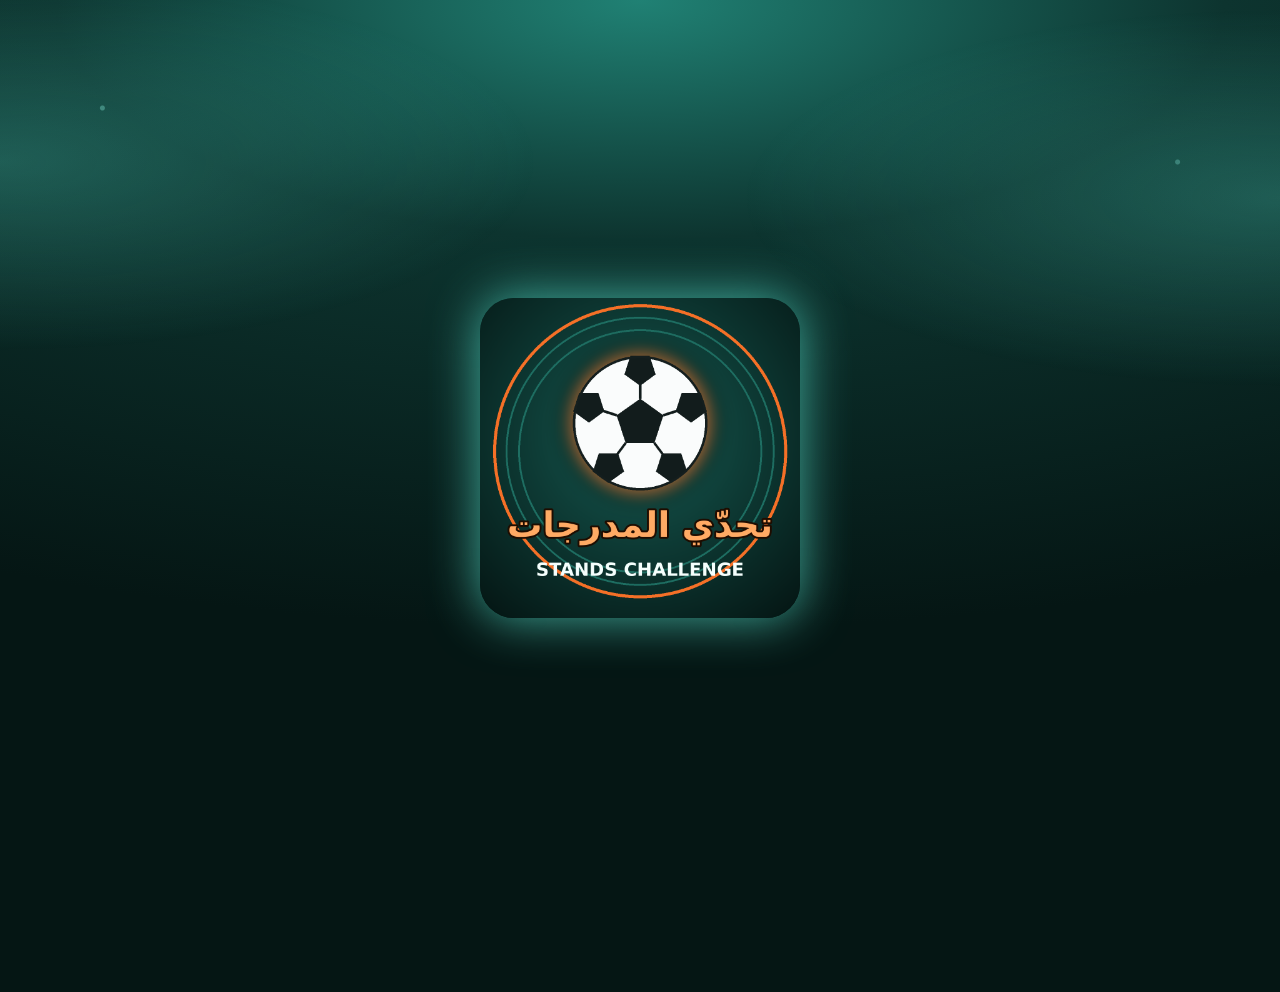
<file: index.html>
<!doctype html>
<html lang="ar" dir="rtl">
<head>
<meta charset="utf-8">
<meta name="viewport" content="width=device-width, initial-scale=1">
<meta name="theme-color" content="#08211d">
<title>تحدّي المدرجات</title>
<link rel="stylesheet" href="style.css">
</head>
<body>
<div id="app"></div>
<div id="modal" class="modal hidden"></div>
<div id="toast" class="toast hidden"></div>
<script src="config.js"></script>
<script src="questions.js"></script>
<script src="questions-10.js"></script>
<script src="questions-add10.js"></script>
<script src="questions-add30.js"></script>
<script src="app.js"></script>
<script src="duel.js"></script>
<script src="auction.js"></script>
</body>
</html>
</file>
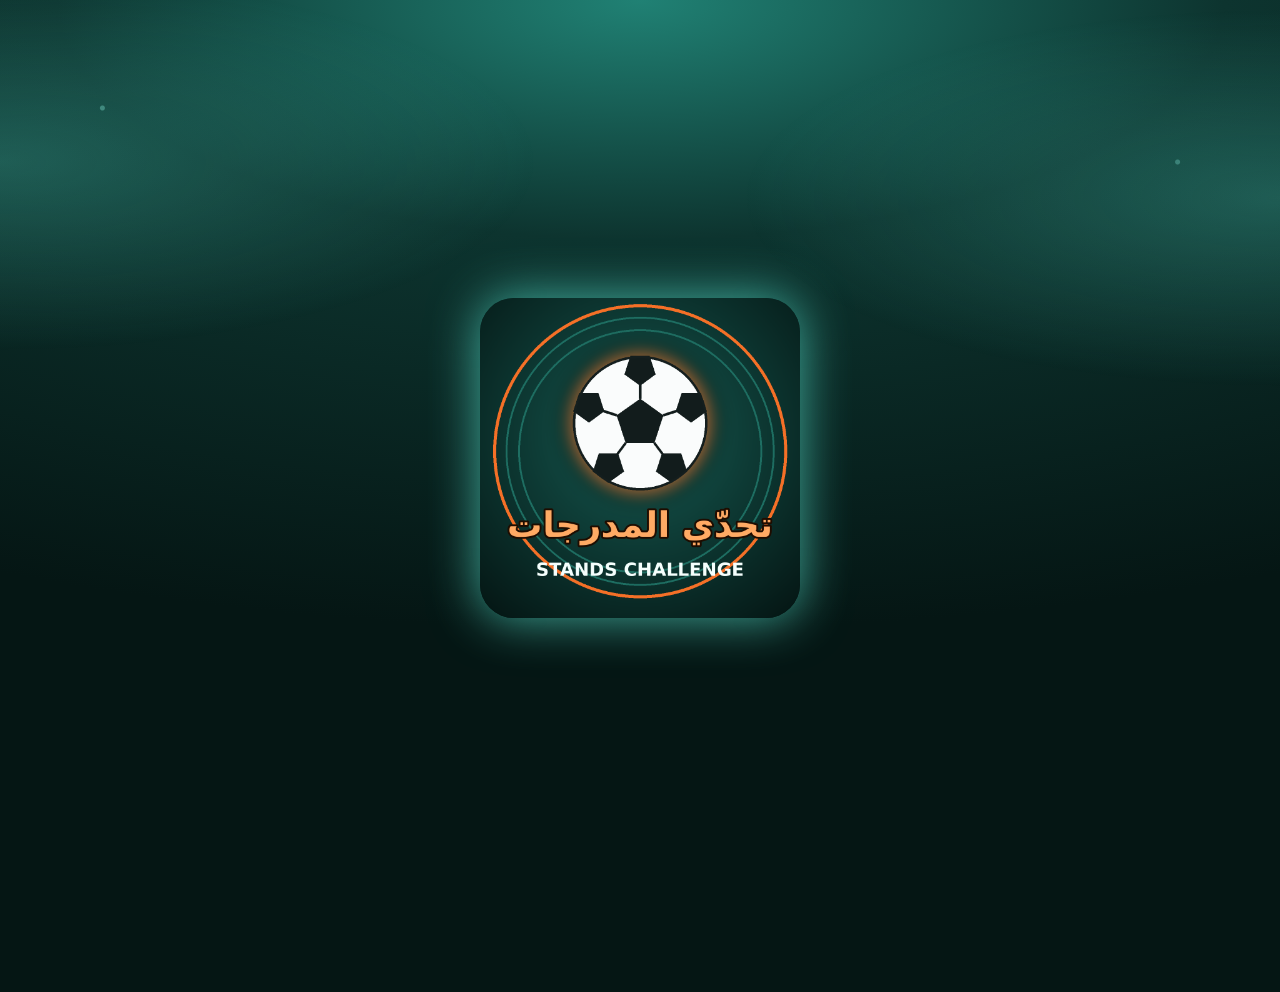
<file: index (2).html>
<!doctype html>
<html lang="ar" dir="rtl">
<head>
<meta charset="utf-8">
<meta name="viewport" content="width=device-width, initial-scale=1">
<meta name="theme-color" content="#050b24">
<title>الكورة بمليون</title>
<link rel="stylesheet" href="style.css">
</head>
<body>
<div id="app"></div>
<div id="modal" class="modal hidden"></div>
<div id="toast" class="toast hidden"></div>
<script src="config.js"></script>
<script src="questions.js"></script>
<script src="questions-10.js"></script>
<script src="questions-add10.js"></script>
<script src="questions-add30.js"></script>
<script src="app.js"></script>
<script src="duel.js"></script>
<script src="auction.js"></script>
</body>
</html>
</file>
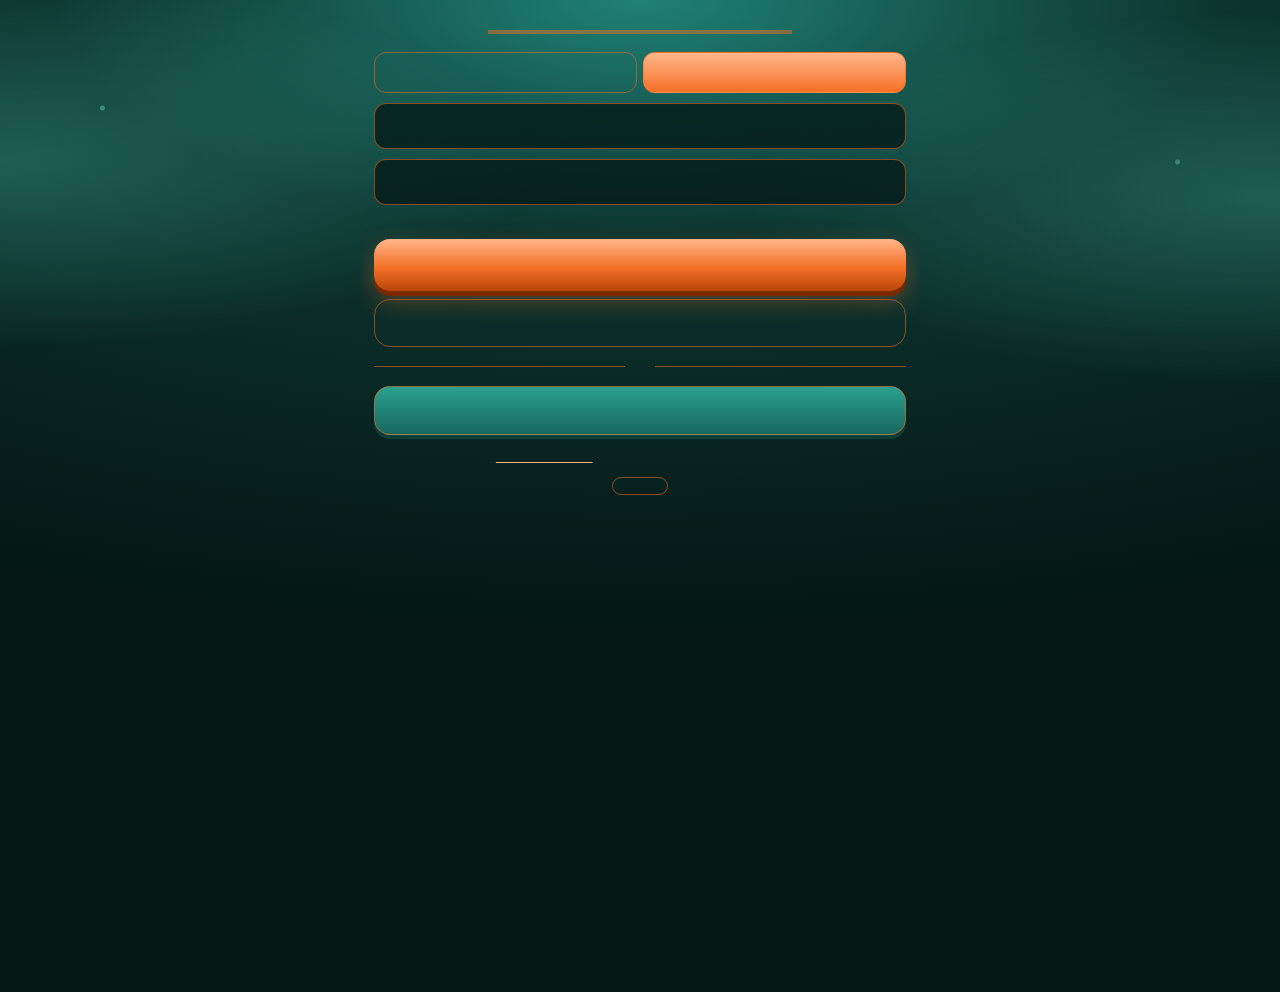
<file: index-19.html>
<!doctype html>
<html lang="ar" dir="rtl">
<head>
<meta charset="utf-8">
<meta name="viewport" content="width=device-width,initial-scale=1,viewport-fit=cover,user-scalable=no">
<meta name="theme-color" content="#050b24">
<title>مليونير كرة القدم</title>
<link rel="stylesheet" href="style.css">
</head>
<body>
<div id="app"></div>
<div id="modal" class="modal hidden"></div>
<div id="toast" class="toast hidden"></div>
<script src="config.js"></script>
<script src="questions.js"></script>
<script src="questions-10.js"></script>
<script src="questions-add10.js"></script>
<script src="app.js"></script>
<script src="duel.js"></script>
<script src="auction.js"></script>
</body>
</html>
</file>
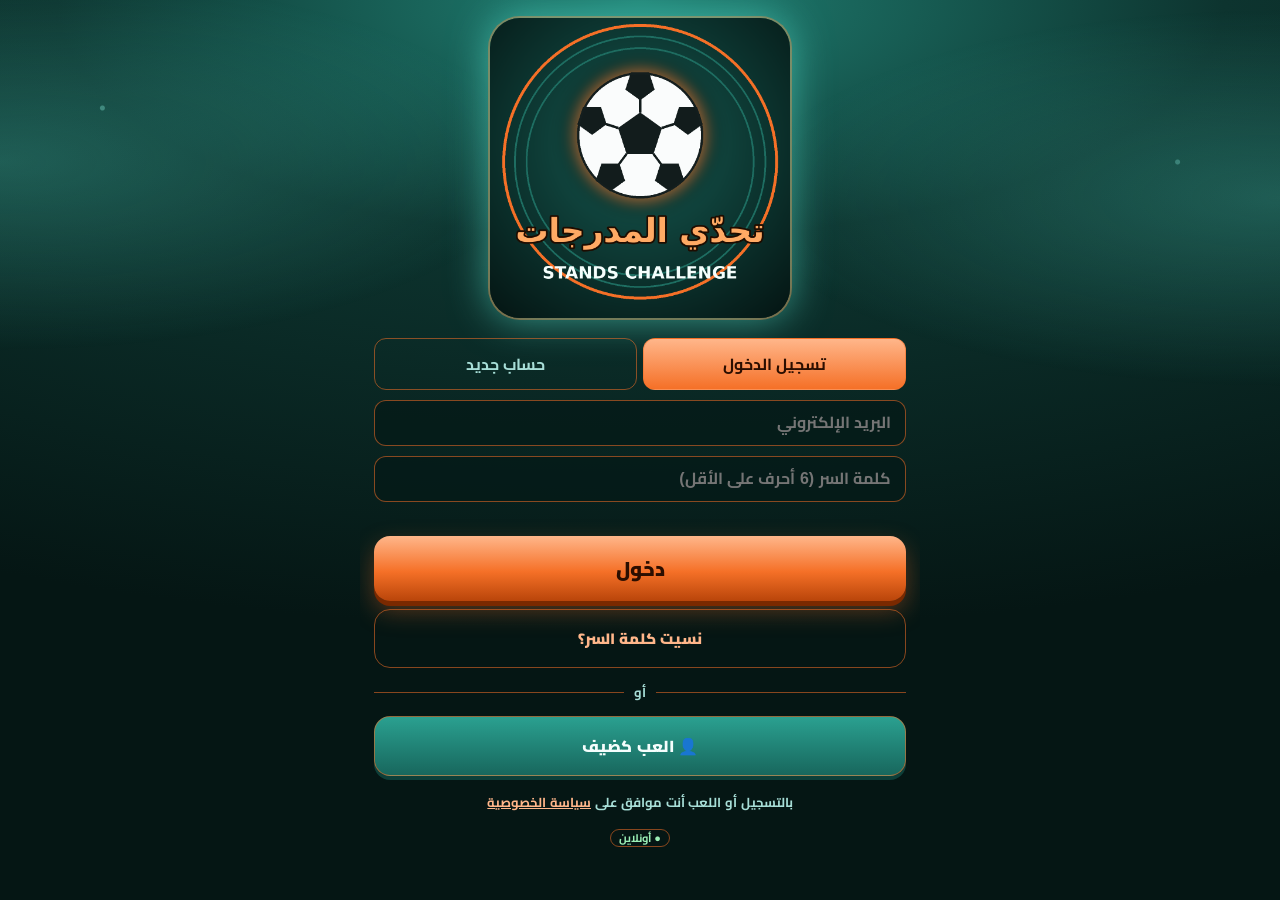
<file: index-4.html>
<!doctype html>
<html lang="ar" dir="rtl">
<head>
<meta charset="utf-8">
<meta name="viewport" content="width=device-width,initial-scale=1,viewport-fit=cover,user-scalable=no">
<meta name="theme-color" content="#050b24">
<title>مليونير كرة القدم</title>
<link rel="stylesheet" href="style.css">
</head>
<body>
<div id="app"></div>
<div id="modal" class="modal hidden"></div>
<div id="toast" class="toast hidden"></div>
<script src="config.js"></script>
<script src="questions.js"></script>
<script src="app.js"></script>
<script src="duel.js"></script>
</body>
</html>
</file>
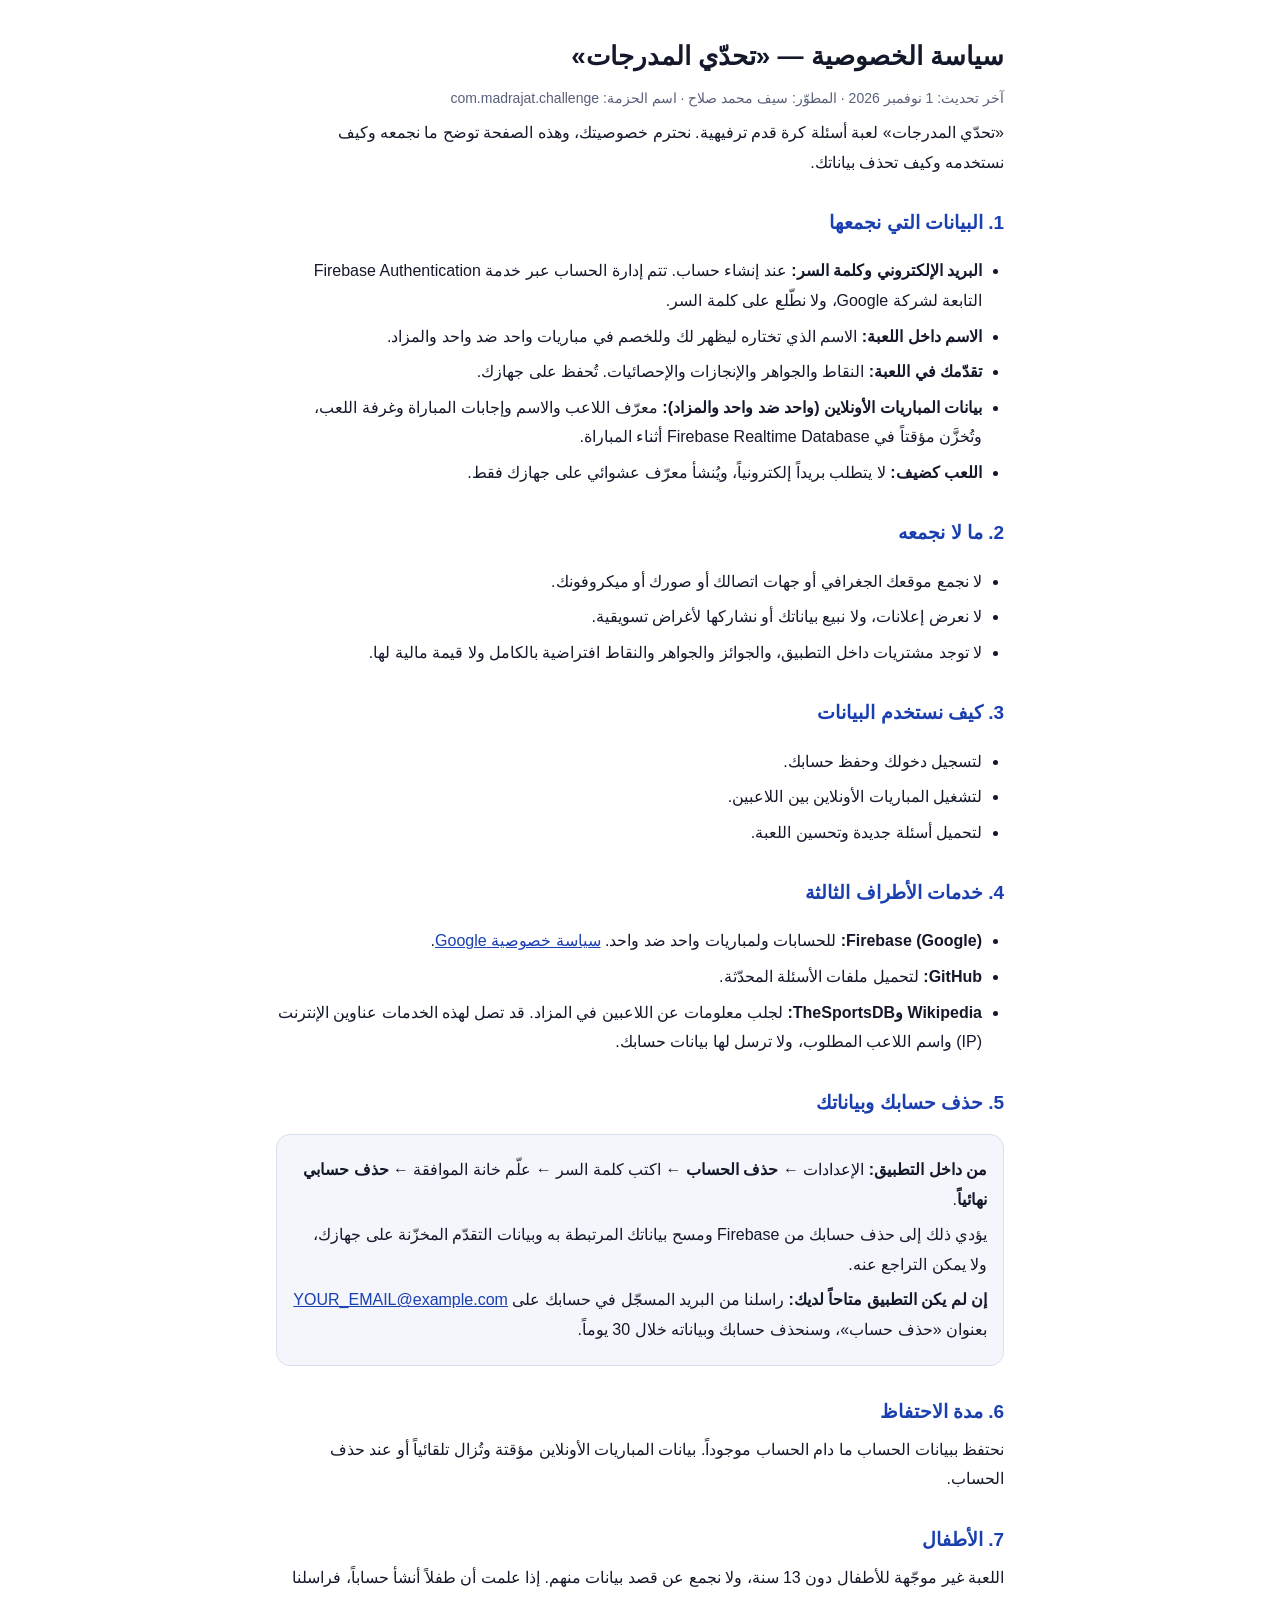
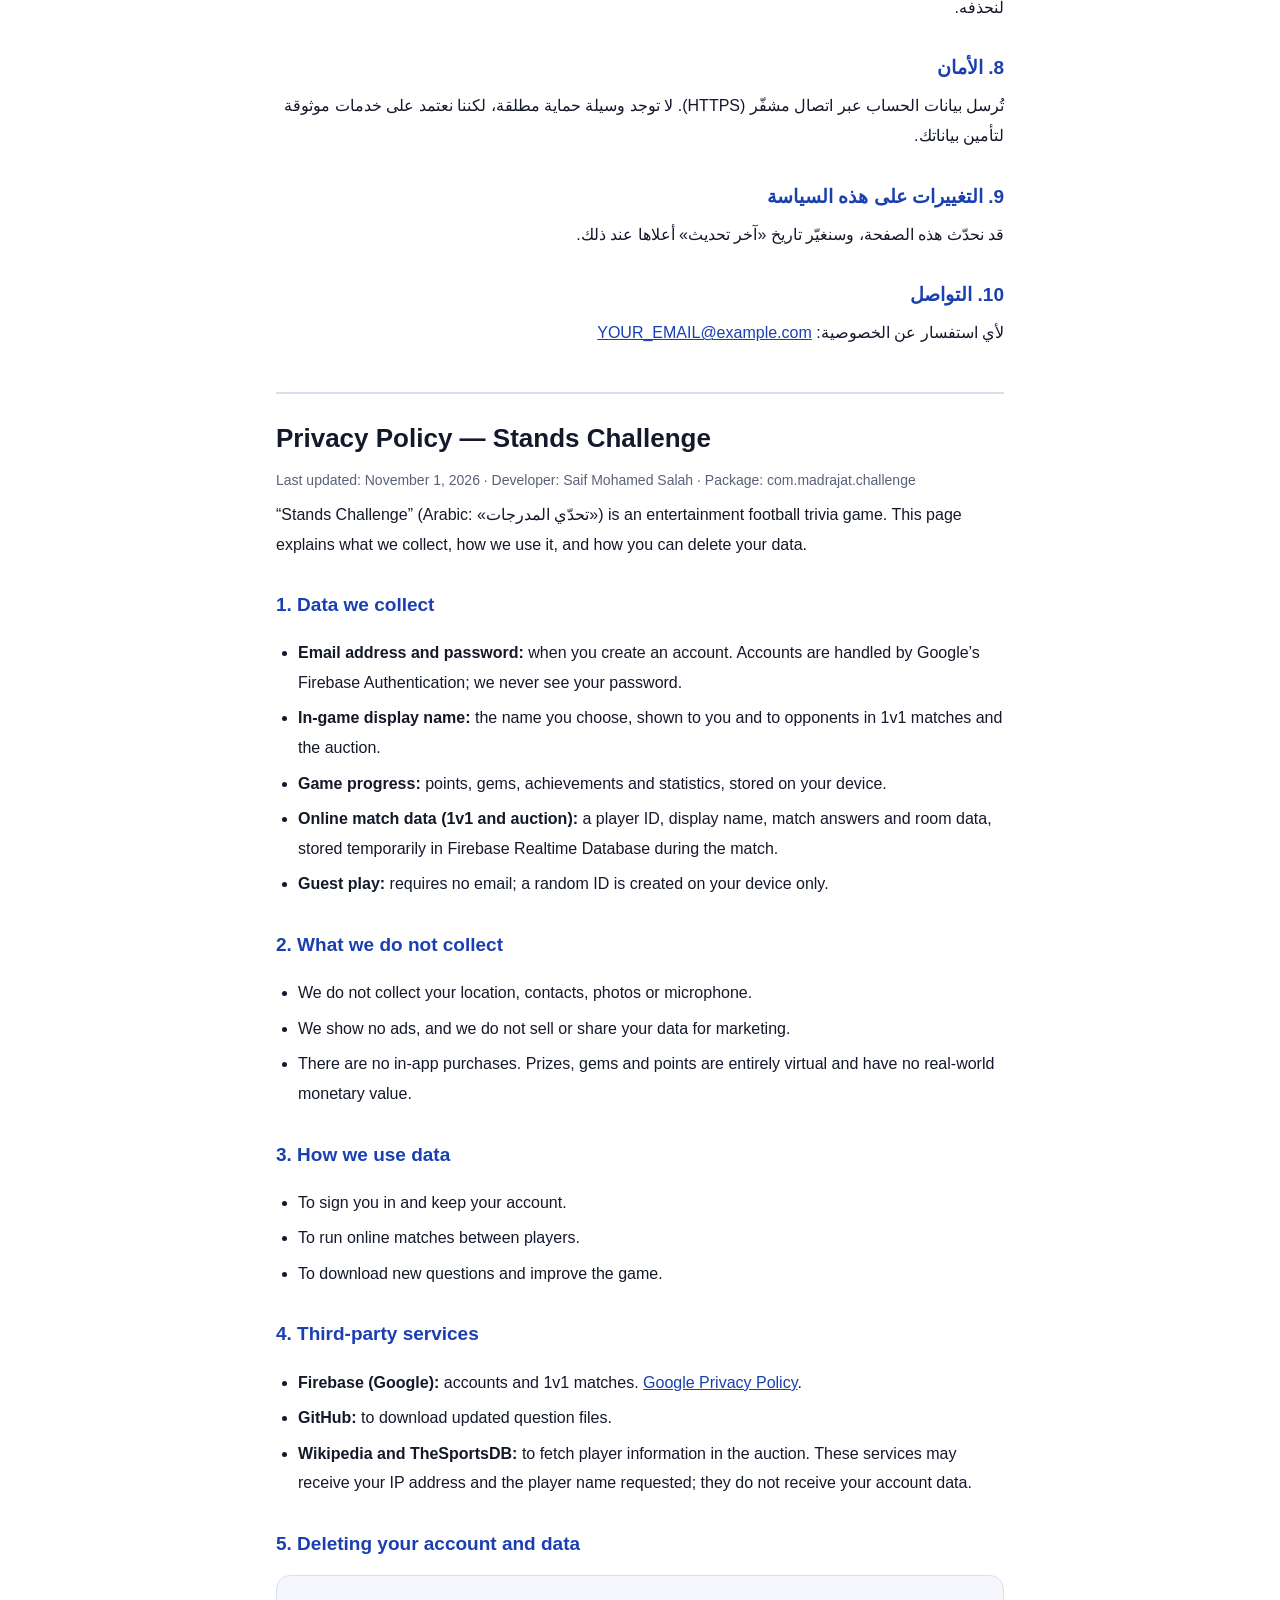
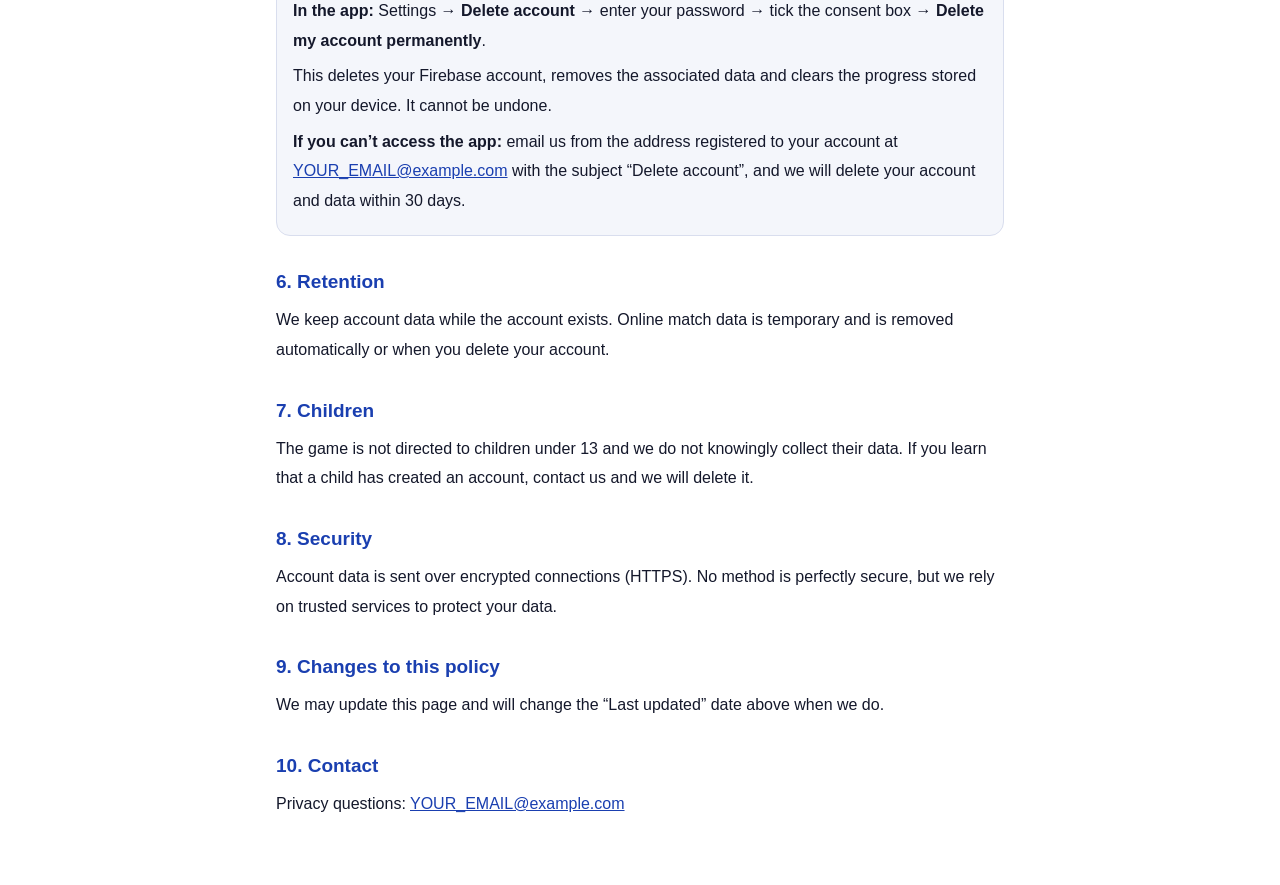
<file: privacy (2).html>
<!doctype html>
<html lang="ar" dir="rtl">
<head>
<meta charset="utf-8">
<meta name="viewport" content="width=device-width, initial-scale=1">
<title>سياسة الخصوصية — تحدّي المدرجات / Privacy Policy — Stands Challenge</title>
<style>
  :root { --bg:#ffffff; --card:#f4f6fb; --txt:#14182b; --mut:#59607a; --acc:#1a3fb0; --line:#d9deee; }
  @media (prefers-color-scheme: dark) {
    :root { --bg:#050b24; --card:#0d1740; --txt:#eef1ff; --mut:#a9b2d6; --acc:#f2c84b; --line:#24307a; }
  }
  * { box-sizing: border-box; }
  body { margin:0; background:var(--bg); color:var(--txt); font:16px/1.85 "Segoe UI", Tahoma, Arial, sans-serif; }
  main { max-width: 760px; margin: 0 auto; padding: 24px 16px 60px; }
  h1 { font-size: 26px; margin: 8px 0 4px; }
  h2 { font-size: 19px; margin: 28px 0 6px; color: var(--acc); }
  p, li { margin: 6px 0; }
  ul { padding-inline-start: 22px; }
  .mut { color: var(--mut); font-size: 14px; }
  .card { background: var(--card); border: 1px solid var(--line); border-radius: 14px; padding: 14px 16px; margin: 14px 0; }
  hr { border: 0; border-top: 2px solid var(--line); margin: 44px 0 20px; }
  a { color: var(--acc); }
  .en { direction: ltr; text-align: left; }
</style>
</head>
<body>
<main>

<!-- ===================== العربية ===================== -->
<h1>سياسة الخصوصية — «تحدّي المدرجات»</h1>
<p class="mut">آخر تحديث: 1 نوفمبر 2026 · المطوّر: سيف محمد صلاح · اسم الحزمة: com.madrajat.challenge</p>

<p>«تحدّي المدرجات» لعبة أسئلة كرة قدم ترفيهية. نحترم خصوصيتك، وهذه الصفحة توضح ما نجمعه وكيف نستخدمه وكيف تحذف بياناتك.</p>

<h2>1. البيانات التي نجمعها</h2>
<ul>
  <li><b>البريد الإلكتروني وكلمة السر:</b> عند إنشاء حساب. تتم إدارة الحساب عبر خدمة Firebase Authentication التابعة لشركة Google، ولا نطّلع على كلمة السر.</li>
  <li><b>الاسم داخل اللعبة:</b> الاسم الذي تختاره ليظهر لك وللخصم في مباريات واحد ضد واحد والمزاد.</li>
  <li><b>تقدّمك في اللعبة:</b> النقاط والجواهر والإنجازات والإحصائيات. تُحفظ على جهازك.</li>
  <li><b>بيانات المباريات الأونلاين (واحد ضد واحد والمزاد):</b> معرّف اللاعب والاسم وإجابات المباراة وغرفة اللعب، وتُخزَّن مؤقتاً في Firebase Realtime Database أثناء المباراة.</li>
  <li><b>اللعب كضيف:</b> لا يتطلب بريداً إلكترونياً، ويُنشأ معرّف عشوائي على جهازك فقط.</li>
</ul>

<h2>2. ما لا نجمعه</h2>
<ul>
  <li>لا نجمع موقعك الجغرافي أو جهات اتصالك أو صورك أو ميكروفونك.</li>
  <li>لا نعرض إعلانات، ولا نبيع بياناتك أو نشاركها لأغراض تسويقية.</li>
  <li>لا توجد مشتريات داخل التطبيق، والجوائز والجواهر والنقاط افتراضية بالكامل ولا قيمة مالية لها.</li>
</ul>

<h2>3. كيف نستخدم البيانات</h2>
<ul>
  <li>لتسجيل دخولك وحفظ حسابك.</li>
  <li>لتشغيل المباريات الأونلاين بين اللاعبين.</li>
  <li>لتحميل أسئلة جديدة وتحسين اللعبة.</li>
</ul>

<h2>4. خدمات الأطراف الثالثة</h2>
<ul>
  <li><b>Firebase (Google):</b> للحسابات ولمباريات واحد ضد واحد. <a href="https://policies.google.com/privacy" rel="noopener">سياسة خصوصية Google</a>.</li>
  <li><b>GitHub:</b> لتحميل ملفات الأسئلة المحدّثة.</li>
  <li><b>Wikipedia وTheSportsDB:</b> لجلب معلومات عن اللاعبين في المزاد. قد تصل لهذه الخدمات عناوين الإنترنت (IP) واسم اللاعب المطلوب، ولا ترسل لها بيانات حسابك.</li>
</ul>

<h2>5. حذف حسابك وبياناتك</h2>
<div class="card">
  <p><b>من داخل التطبيق:</b> الإعدادات ← <b>حذف الحساب</b> ← اكتب كلمة السر ← علّم خانة الموافقة ← <b>حذف حسابي نهائياً</b>.</p>
  <p>يؤدي ذلك إلى حذف حسابك من Firebase ومسح بياناتك المرتبطة به وبيانات التقدّم المخزّنة على جهازك، ولا يمكن التراجع عنه.</p>
  <p><b>إن لم يكن التطبيق متاحاً لديك:</b> راسلنا من البريد المسجّل في حسابك على <a href="mailto:YOUR_EMAIL@example.com">YOUR_EMAIL@example.com</a> بعنوان «حذف حساب»، وسنحذف حسابك وبياناته خلال 30 يوماً.</p>
</div>

<h2>6. مدة الاحتفاظ</h2>
<p>نحتفظ ببيانات الحساب ما دام الحساب موجوداً. بيانات المباريات الأونلاين مؤقتة وتُزال تلقائياً أو عند حذف الحساب.</p>

<h2>7. الأطفال</h2>
<p>اللعبة غير موجّهة للأطفال دون 13 سنة، ولا نجمع عن قصد بيانات منهم. إذا علمت أن طفلاً أنشأ حساباً، فراسلنا لنحذفه.</p>

<h2>8. الأمان</h2>
<p>تُرسل بيانات الحساب عبر اتصال مشفّر (HTTPS). لا توجد وسيلة حماية مطلقة، لكننا نعتمد على خدمات موثوقة لتأمين بياناتك.</p>

<h2>9. التغييرات على هذه السياسة</h2>
<p>قد نحدّث هذه الصفحة، وسنغيّر تاريخ «آخر تحديث» أعلاها عند ذلك.</p>

<h2>10. التواصل</h2>
<p>لأي استفسار عن الخصوصية: <a href="mailto:YOUR_EMAIL@example.com">YOUR_EMAIL@example.com</a></p>

<hr>

<!-- ===================== English ===================== -->
<div class="en" lang="en" dir="ltr">
<h1>Privacy Policy — Stands Challenge</h1>
<p class="mut">Last updated: November 1, 2026 · Developer: Saif Mohamed Salah · Package: com.madrajat.challenge</p>

<p>“Stands Challenge” (Arabic: «تحدّي المدرجات») is an entertainment football trivia game. This page explains what we collect, how we use it, and how you can delete your data.</p>

<h2>1. Data we collect</h2>
<ul>
  <li><b>Email address and password:</b> when you create an account. Accounts are handled by Google’s Firebase Authentication; we never see your password.</li>
  <li><b>In-game display name:</b> the name you choose, shown to you and to opponents in 1v1 matches and the auction.</li>
  <li><b>Game progress:</b> points, gems, achievements and statistics, stored on your device.</li>
  <li><b>Online match data (1v1 and auction):</b> a player ID, display name, match answers and room data, stored temporarily in Firebase Realtime Database during the match.</li>
  <li><b>Guest play:</b> requires no email; a random ID is created on your device only.</li>
</ul>

<h2>2. What we do not collect</h2>
<ul>
  <li>We do not collect your location, contacts, photos or microphone.</li>
  <li>We show no ads, and we do not sell or share your data for marketing.</li>
  <li>There are no in-app purchases. Prizes, gems and points are entirely virtual and have no real-world monetary value.</li>
</ul>

<h2>3. How we use data</h2>
<ul>
  <li>To sign you in and keep your account.</li>
  <li>To run online matches between players.</li>
  <li>To download new questions and improve the game.</li>
</ul>

<h2>4. Third-party services</h2>
<ul>
  <li><b>Firebase (Google):</b> accounts and 1v1 matches. <a href="https://policies.google.com/privacy" rel="noopener">Google Privacy Policy</a>.</li>
  <li><b>GitHub:</b> to download updated question files.</li>
  <li><b>Wikipedia and TheSportsDB:</b> to fetch player information in the auction. These services may receive your IP address and the player name requested; they do not receive your account data.</li>
</ul>

<h2>5. Deleting your account and data</h2>
<div class="card">
  <p><b>In the app:</b> Settings → <b>Delete account</b> → enter your password → tick the consent box → <b>Delete my account permanently</b>.</p>
  <p>This deletes your Firebase account, removes the associated data and clears the progress stored on your device. It cannot be undone.</p>
  <p><b>If you can’t access the app:</b> email us from the address registered to your account at <a href="mailto:YOUR_EMAIL@example.com">YOUR_EMAIL@example.com</a> with the subject “Delete account”, and we will delete your account and data within 30 days.</p>
</div>

<h2>6. Retention</h2>
<p>We keep account data while the account exists. Online match data is temporary and is removed automatically or when you delete your account.</p>

<h2>7. Children</h2>
<p>The game is not directed to children under 13 and we do not knowingly collect their data. If you learn that a child has created an account, contact us and we will delete it.</p>

<h2>8. Security</h2>
<p>Account data is sent over encrypted connections (HTTPS). No method is perfectly secure, but we rely on trusted services to protect your data.</p>

<h2>9. Changes to this policy</h2>
<p>We may update this page and will change the “Last updated” date above when we do.</p>

<h2>10. Contact</h2>
<p>Privacy questions: <a href="mailto:YOUR_EMAIL@example.com">YOUR_EMAIL@example.com</a></p>
</div>

</main>
</body>
</html>
</file>
<file: style.css>
@font-face{font-family:"Cairo";src:local("Cairo"),url(fonts/cairo-arabic-700-normal.woff2) format("woff2");font-weight:700;unicode-range:U+0600-06FF,U+200C-200E,U+2010-2011,U+204F,U+2E41,U+FB50-FDFF,U+FE80-FEFC}
@font-face{font-family:"Cairo";src:local("Cairo Black"),url(fonts/cairo-arabic-900-normal.woff2) format("woff2");font-weight:900;unicode-range:U+0600-06FF,U+200C-200E,U+2010-2011,U+204F,U+2E41,U+FB50-FDFF,U+FE80-FEFC}
:root{
  --bg0:#051614;--bg1:#0d342f;--bg2:#165c53;
  --gold1:#ffb68a;--gold2:#f57027;--gold3:#b9450a;
  --blue:#46e8d1;--cyan:#4ee9ce;--green:#22c55e;--red:#ef4444;
  --panel:rgba(13,51,46,.82);--line:rgba(245,112,39,.55);
  --txt:#f5fefd;--mut:#a7ded7;
}
*{box-sizing:border-box;-webkit-tap-highlight-color:transparent;user-select:none;-webkit-user-select:none}
html,body{margin:0;height:100%;background:var(--bg0);color:var(--txt);font-family:"Cairo","Noto Sans Arabic","Segoe UI",Tahoma,sans-serif;font-weight:700;overscroll-behavior:none}
body{background:radial-gradient(120% 70% at 50% 0%,#208174 0%,var(--bg1) 38%,var(--bg0) 100%) fixed}
body::before{content:"";position:fixed;inset:0;pointer-events:none;background:
 radial-gradient(circle at 8% 12%,rgba(135,240,224,.35) 0 2px,transparent 3px),
 radial-gradient(circle at 92% 18%,rgba(135,240,224,.3) 0 2px,transparent 3px),
 radial-gradient(60% 30% at 0% 18%,rgba(90,235,214,.25),transparent 70%),
 radial-gradient(60% 30% at 100% 22%,rgba(90,235,214,.25),transparent 70%);z-index:0}
button{font:inherit;color:inherit;border:0;background:none;cursor:pointer}
input{font:inherit}
#app{position:relative;z-index:1;min-height:100%;max-width:560px;margin:0 auto;padding:calc(env(safe-area-inset-top) + 8px) 14px calc(env(safe-area-inset-bottom) + 84px)}
.hidden{display:none!important}

/* header */
.top{display:flex;align-items:center;gap:8px;padding:6px 0 10px;border-bottom:1px solid var(--line);margin-bottom:12px}
.avatar{width:46px;height:46px;border-radius:50%;border:2px solid var(--gold2);background:radial-gradient(#258b7d,#0c332e);display:grid;place-items:center;font-size:22px;flex:none;box-shadow:0 0 12px rgba(245,112,39,.5)}
.who{flex:1;min-width:0;line-height:1.15}
.who b{display:block;font-size:15px;white-space:nowrap;overflow:hidden;text-overflow:ellipsis}
.who small{color:var(--mut);font-size:12px}
.gems{display:flex;align-items:center;gap:6px;padding:4px 6px 4px 10px;border:1.5px solid var(--line);border-radius:999px;background:var(--panel);font-size:14px}
.gems .plus{width:24px;height:24px;border-radius:7px;border:1.5px solid var(--gold2);color:var(--gold1);display:grid;place-items:center;font-size:17px;line-height:1}
.ibtn{width:40px;height:40px;border-radius:50%;border:1.5px solid var(--line);background:var(--panel);display:grid;place-items:center;font-size:18px;flex:none}

/* hero */
.hero{position:relative;display:grid;grid-template-columns:118px 1fr;gap:8px;align-items:start;margin-top:4px}
.hero .emb{grid-column:2;text-align:center}
.hero .emb img{width:100%;max-width:290px;border-radius:26px;box-shadow:0 0 38px rgba(90,235,214,.55),0 0 0 2px rgba(245,112,39,.5);aspect-ratio:1;object-fit:cover}
.tag{font-size:13px;color:var(--cyan);margin:2px 0 8px;text-shadow:0 0 10px rgba(78,233,206,.5)}
.ladder{grid-column:1;grid-row:1;border:1.5px solid var(--gold2);border-radius:14px;background:var(--panel);padding:6px 4px;font-size:11px}
.ladder .r{display:flex;justify-content:space-between;align-items:center;padding:2.5px 8px;border-radius:7px;color:#dffbf7}
.ladder .r i{width:7px;height:7px;border-radius:50%;background:var(--gold2);display:inline-block;margin-inline-start:6px}
.ladder .r.mil{background:linear-gradient(90deg,var(--gold2),var(--gold3));color:#2b0e00}
.ladder .r.safe{color:var(--gold1)}
.ladder .r.cur{background:linear-gradient(90deg,#17a34a,#0d6b30);color:#ffffff;box-shadow:0 0 12px rgba(34,197,94,.7)}

.ticker{display:flex;align-items:center;justify-content:space-around;gap:6px;margin:14px 0;padding:9px 12px;border:1.5px solid var(--line);border-radius:14px;background:var(--panel);font-size:13px;clip-path:polygon(4% 0,96% 0,100% 50%,96% 100%,4% 100%,0 50%)}

/* buttons */
.btn{display:flex;align-items:center;justify-content:center;gap:10px;width:100%;padding:14px 18px;border-radius:16px;font-size:20px;font-weight:900;color:#2b0e00;background:linear-gradient(180deg,var(--gold1),var(--gold2) 55%,var(--gold3));box-shadow:0 5px 0 #7a2900,0 10px 24px rgba(245,112,39,.35);transition:transform .08s,box-shadow .08s}
.btn:active{transform:translateY(4px);box-shadow:0 1px 0 #7a2900}
.btn.big{font-size:26px;padding:16px;clip-path:polygon(5% 0,95% 0,100% 50%,95% 100%,5% 100%,0 50%);border-radius:0}
.btn.sec{color:var(--txt);background:linear-gradient(180deg,#2aa090,#18675d);box-shadow:0 4px 0 #0d3f39;border:1.5px solid var(--line);font-size:16px}
.btn.ghost{background:transparent;color:var(--gold1);border:1.5px solid var(--line);box-shadow:none;font-size:15px}
.btn[disabled]{opacity:.45;filter:grayscale(.6);pointer-events:none}

/* tiles */
.tiles{display:grid;grid-template-columns:repeat(3,1fr);gap:10px;margin:18px 0 12px}
.tile{padding:14px 4px 12px;text-align:center;border:1.5px solid var(--gold2);background:linear-gradient(180deg,rgba(23,91,82,.9),rgba(9,36,33,.95));clip-path:polygon(18% 0,82% 0,100% 18%,100% 82%,82% 100%,18% 100%,0 82%,0 18%);border-radius:0}
.tile .ic{font-size:30px;filter:drop-shadow(0 0 6px rgba(245,112,39,.7))}
.tile b{display:block;font-size:15px;margin-top:2px}
.tile small{color:var(--mut);font-size:11px}
.banner{display:flex;align-items:center;gap:10px;padding:12px 14px;border:1.5px solid var(--gold2);border-radius:16px;background:linear-gradient(100deg,rgba(22,90,81,.95),rgba(7,31,28,.95));font-size:14px;line-height:1.5}
.banner .ic{font-size:44px}

/* nav */
.nav{position:fixed;bottom:0;inset-inline:0;z-index:5;display:flex;justify-content:space-around;max-width:560px;margin:0 auto;padding:6px 6px calc(env(safe-area-inset-bottom) + 6px);background:rgba(6,23,21,.96);border-top:1px solid var(--line)}
.nav button{flex:1;display:flex;flex-direction:column;align-items:center;gap:1px;padding:4px;color:var(--mut);font-size:11px}
.nav button span{font-size:22px}
.nav button.on{color:var(--gold1)}

/* generic */
h2{margin:6px 0 12px;font-size:22px;color:var(--gold1);text-shadow:0 0 14px rgba(245,112,39,.35)}
.card{padding:14px;border:1.5px solid var(--line);border-radius:16px;background:var(--panel);margin-bottom:12px}
.row{display:flex;align-items:center;gap:10px}
.grow{flex:1}
.mut{color:var(--mut);font-size:13px}
.grid2{display:grid;grid-template-columns:1fr 1fr;gap:10px}
.pill{display:inline-block;padding:2px 10px;border-radius:999px;background:rgba(245,112,39,.15);border:1px solid var(--line);color:var(--gold1);font-size:12px}
.chal{display:flex;gap:12px;align-items:center;padding:14px;margin-bottom:12px;border:1.5px solid var(--gold2);border-radius:16px;background:linear-gradient(100deg,rgba(26,108,98,.95),rgba(9,36,33,.95))}
.chal .ic{font-size:38px}
.chal .t b{font-size:17px;display:block}
.chal .t small{color:var(--mut);font-size:12px}
.chal button{padding:9px 16px;font-size:15px;width:auto}
.stat{text-align:center;padding:12px 6px}
.stat b{display:block;font-size:24px;color:var(--gold1)}
.stat small{color:var(--mut)}
.bar{height:10px;border-radius:99px;background:rgba(255,255,255,.1);overflow:hidden}
.bar>i{display:block;height:100%;background:linear-gradient(90deg,var(--gold2),var(--gold1))}

/* login */
.login{padding-top:10px;text-align:center}
.login img{width:min(78vw,300px);border-radius:30px;box-shadow:0 0 40px rgba(90,235,214,.6),0 0 0 2px rgba(245,112,39,.5)}
.tabs{display:flex;gap:6px;margin:16px 0 10px}
.tabs button{flex:1;padding:10px;border-radius:12px;border:1.5px solid var(--line);color:var(--mut)}
.tabs button.on{background:linear-gradient(180deg,var(--gold1),var(--gold2));color:#2b0e00}
.inp{width:100%;padding:13px 14px;margin-bottom:10px;border-radius:12px;border:1.5px solid var(--line);background:rgba(5,27,24,.8);color:var(--txt);font-size:16px;text-align:right;outline:0;user-select:text;-webkit-user-select:text}
.inp:focus{border-color:var(--gold1);box-shadow:0 0 0 3px rgba(245,112,39,.2)}
.err{color:#ff8a8a;font-size:13px;min-height:18px;margin-bottom:6px}
.or{display:flex;align-items:center;gap:10px;color:var(--mut);margin:12px 0;font-size:13px}
.or::before,.or::after{content:"";flex:1;height:1px;background:var(--line)}

/* game */
.gtop{display:flex;align-items:center;gap:8px;margin-bottom:8px}
.timer{width:58px;height:58px;border-radius:50%;display:grid;place-items:center;font-size:22px;font-weight:900;border:3px solid var(--gold2);background:radial-gradient(#258b7d,#0c332e);box-shadow:0 0 14px rgba(245,112,39,.5);flex:none}
.timer.low{border-color:var(--red);color:#ff8a8a;animation:pulse .6s infinite}
@keyframes pulse{50%{transform:scale(1.1)}}
.prize{flex:1;text-align:center;line-height:1.1}
.prize small{color:var(--mut);font-size:12px}
.prize b{display:block;font-size:22px;color:var(--gold1)}
.qn{display:inline-block;margin-bottom:8px}
.ll{display:flex;justify-content:center;gap:10px;margin:6px 0 14px}
.ll button{position:relative;width:62px;height:56px;border-radius:50%/60%;border:2px solid var(--gold2);background:radial-gradient(#2aa090,#104841);font-size:12px;line-height:1.1;display:flex;flex-direction:column;align-items:center;justify-content:center;box-shadow:0 0 10px rgba(245,112,39,.35)}
.ll button span{font-size:20px}
.ll button em{position:absolute;top:-6px;right:-4px;min-width:20px;height:20px;border-radius:10px;background:var(--gold2);color:#2b0e00;font-style:normal;font-size:12px;display:grid;place-items:center}
.ll button[disabled]{opacity:.35;filter:grayscale(1);pointer-events:none}
.qbox{padding:20px 16px;margin:6px 0 14px;min-height:112px;display:grid;place-items:center;text-align:center;font-size:21px;line-height:1.55;font-weight:900;border:2px solid var(--gold2);background:linear-gradient(180deg,rgba(31,127,114,.95),rgba(9,40,36,.95));clip-path:polygon(3% 0,97% 0,100% 50%,97% 100%,3% 100%,0 50%);box-shadow:inset 0 0 30px rgba(70,232,209,.3)}
.opts{display:grid;grid-template-columns:1fr;gap:10px}
.opt{display:grid;grid-template-columns:38px 1fr 38px;align-items:center;gap:6px;min-height:58px;padding:8px 18px;font-size:17px;border:2px solid var(--line);background:linear-gradient(180deg,rgba(25,101,91,.95),rgba(8,34,31,.95));clip-path:polygon(3% 0,97% 0,100% 50%,97% 100%,3% 100%,0 50%);transition:transform .1s;width:100%}
.opt:active{transform:scale(.98)}
.opt b{width:34px;height:34px;min-width:34px;aspect-ratio:1/1;border-radius:50%;background:radial-gradient(circle at 35% 30%,var(--gold1),var(--gold2) 60%,var(--gold3));color:#2b0e00;display:grid;place-items:center;font-size:16px;line-height:1;justify-self:center}
.opt .tx{text-align:center;line-height:1.35}
.opt .pc{color:var(--cyan);font-size:13px;text-align:center}
.opt.sel{border-color:var(--gold1);background:linear-gradient(180deg,#a53b05,#5b1e00);animation:blink .5s infinite alternate}
.opt.ok{border-color:#4ade80;background:linear-gradient(180deg,#16a34a,#0b5a28);animation:none;box-shadow:0 0 20px rgba(34,197,94,.7)}
.opt.no{border-color:#f87171;background:linear-gradient(180deg,#dc2626,#7f1d1d);animation:none}
.opt.gone{opacity:.15;pointer-events:none}
@keyframes blink{to{filter:brightness(1.35)}}
.opt[disabled]{pointer-events:none}
.gfoot{display:flex;gap:10px;margin-top:16px}
.gfoot .btn{font-size:15px;padding:10px}

/* modal / toast */
.modal{position:fixed;inset:0;z-index:20;background:rgba(4,20,18,.82);display:grid;place-items:center;padding:20px}
.mbox{width:100%;max-width:420px;max-height:88vh;overflow:auto;padding:20px 16px;border:2px solid var(--gold2);border-radius:20px;background:linear-gradient(180deg,#1d7d70,#0a312c);text-align:center;box-shadow:0 0 40px rgba(245,112,39,.35);animation:pop .22s ease-out}
@keyframes pop{from{transform:scale(.85);opacity:0}}
.mbox h3{margin:0 0 8px;font-size:22px;color:var(--gold1)}
.mbox p{margin:6px 0 14px;line-height:1.7}
.mbox .big{font-size:46px}
.mbox .btn{margin-top:8px}
.toast{position:fixed;bottom:96px;inset-inline:20px;max-width:360px;margin:0 auto;z-index:30;padding:11px 16px;border-radius:14px;background:#14554d;border:1.5px solid var(--gold2);text-align:center;font-size:14px;box-shadow:0 8px 24px rgba(0,0,0,.5)}
.pollrow{display:flex;align-items:center;gap:8px;margin:7px 0;font-size:14px}
.pollrow .bar{flex:1;height:14px}
.pollrow span{width:42px;text-align:left;direction:ltr}

/* misc */
.lb .r{display:flex;align-items:center;gap:10px;padding:10px 6px;border-bottom:1px solid rgba(255,255,255,.08)}
.lb .r:last-child{border:0}
.lb .n{width:30px;height:30px;border-radius:50%;background:var(--gold2);color:#2b0e00;display:grid;place-items:center;font-size:14px;flex:none}
.days{display:grid;grid-template-columns:repeat(7,1fr);gap:6px;margin:10px 0}
.day{padding:8px 2px;border-radius:10px;border:1.5px solid var(--line);text-align:center;font-size:11px}
.day b{display:block;font-size:14px;color:var(--gold1)}
.day.done{background:rgba(34,197,94,.25);border-color:#22c55e}
.day.now{border-color:var(--gold1);box-shadow:0 0 12px rgba(245,112,39,.6)}
.ach{display:flex;align-items:center;gap:10px;padding:8px 0;opacity:.45}
.ach.on{opacity:1}
.ach .ic{font-size:26px}
.sw{display:flex;align-items:center;justify-content:space-between;padding:12px 0;border-bottom:1px solid rgba(255,255,255,.08)}
.tg{width:50px;height:28px;border-radius:99px;background:#2c5953;position:relative;transition:.2s}
.tg::after{content:"";position:absolute;top:3px;inset-inline-start:3px;width:22px;height:22px;border-radius:50%;background:#ffffff;transition:.2s}
.tg.on{background:var(--green)}
.tg.on::after{inset-inline-start:25px}
.net{font-size:11px;padding:2px 8px;border-radius:99px;border:1px solid var(--line)}
.net.off{color:#ffb3b3}.net.on{color:#9bf0b6}
.splash{display:grid;place-items:center;height:100vh}
.splash img{width:min(80vw,320px);border-radius:34px;animation:pop .6s ease-out;box-shadow:0 0 50px rgba(90,235,214,.7)}
.conf{position:fixed;inset:0;pointer-events:none;z-index:25;overflow:hidden}
.conf i{position:absolute;top:-20px;width:9px;height:14px;animation:fall linear forwards}
@keyframes fall{to{transform:translateY(105vh) rotate(720deg)}}

/* ردود الفعل */
.fb{position:fixed;inset:0;z-index:40;display:flex;flex-direction:column;align-items:center;justify-content:center;pointer-events:none;animation:fbin .25s ease-out,fbout .3s 1.15s forwards}
.fb .fbi{font-size:96px;animation:bounce .6s ease-out}
.fb .fbt{margin-top:6px;padding:10px 26px;border-radius:999px;font-size:26px;font-weight:900;border:2px solid #fff3}
.fb.ok{background:radial-gradient(circle,rgba(34,197,94,.45),rgba(5,27,24,.55) 70%)}
.fb.ok .fbt{background:linear-gradient(180deg,#22c55e,#0b6b30);color:#ffffff;box-shadow:0 0 30px rgba(34,197,94,.8)}
.fb.no,.fb.time{background:radial-gradient(circle,rgba(239,68,68,.4),rgba(5,27,24,.6) 70%)}
.fb.no .fbt,.fb.time .fbt{background:linear-gradient(180deg,#ef4444,#7f1d1d);color:#ffffff;box-shadow:0 0 30px rgba(239,68,68,.8)}
@keyframes fbin{from{opacity:0;transform:scale(.7)}}
@keyframes fbout{to{opacity:0}}
@keyframes bounce{0%{transform:scale(.2)}60%{transform:scale(1.25)}100%{transform:scale(1)}}
body.shake #app{animation:shake .45s}
@keyframes shake{20%{transform:translateX(-10px)}40%{transform:translateX(10px)}60%{transform:translateX(-7px)}80%{transform:translateX(7px)}}
.fw{position:fixed;top:3%;inset-inline:0;text-align:center;font-size:52px;z-index:26;pointer-events:none;animation:fbin .4s ease-out,fbout .4s 2.1s forwards;letter-spacing:6px}
/* واحد ضد واحد */
.vs{display:flex;align-items:center;gap:8px;margin-bottom:10px}
.vs .p{flex:1;text-align:center;padding:8px 4px;border:1.5px solid var(--line);border-radius:14px;background:var(--panel);line-height:1.2}
.vs .p b{display:block;font-size:14px;white-space:nowrap;overflow:hidden;text-overflow:ellipsis}
.vs .p span{font-size:22px;color:var(--gold1);font-weight:900}
.vs .p small{display:block;font-size:11px;color:var(--mut);min-height:14px}
.vs .p.done small{color:#9bf0b6}
.vs .mid{width:58px}
.code{font-size:40px;letter-spacing:8px;color:var(--gold1);font-weight:900;direction:ltr;padding:10px;border:2px dashed var(--gold2);border-radius:14px;margin:10px 0}
.spin{width:54px;height:54px;border-radius:50%;border:5px solid rgba(255,255,255,.15);border-top-color:var(--gold2);margin:16px auto;animation:rot 1s linear infinite}
@keyframes rot{to{transform:rotate(360deg)}}
.opt.mine{border-color:var(--cyan)}
.opt .tag2{position:absolute}

/* البطولات */
.sect{margin:16px 0 10px;color:var(--gold1);font-size:15px;border-inline-start:3px solid var(--gold2);padding-inline-start:8px}

/* ===== كروت المزاد ===== */
.cardrow{display:flex;justify-content:center;gap:10px;margin:10px 0}
.cardrow.wrap{flex-wrap:wrap;gap:8px;margin:6px 0}
.cardrow.two{align-items:flex-start}.cardrow.two>div{flex:1;text-align:center;min-width:0;display:flex;flex-direction:column;align-items:center;gap:4px}
.pitch{margin-top:8px;padding:8px 4px;border-radius:14px;background:repeating-linear-gradient(0deg,rgba(34,197,94,.22) 0 28px,rgba(34,197,94,.12) 28px 56px);border:1px solid rgba(34,197,94,.45)}
.fcw{display:flex;flex-direction:column;align-items:center;gap:3px}
.fc-cap{font-size:11px;color:var(--gold1);background:rgba(8,33,29,.85);border-radius:8px;padding:1px 8px;white-space:nowrap}
.fc-off{font-size:10px;background:#ef4444;color:#ffffff;border-radius:8px;padding:0 6px}
.fc{--cut:polygon(50% 0%,60% 3%,80% 4%,100% 9%,100% 82%,92% 90%,50% 100%,8% 90%,0 82%,0 9%,20% 4%,40% 3%);position:relative;width:172px;height:236px;clip-path:var(--cut);direction:ltr;font-family:"Segoe UI",Roboto,Cairo,sans-serif;font-weight:800;filter:drop-shadow(0 6px 10px rgba(0,0,0,.5))}
.fc-in{position:absolute;inset:6px;clip-path:var(--cut);display:flex;flex-direction:column;align-items:center;overflow:hidden}
.fc-in::before{content:"";position:absolute;inset:0;pointer-events:none;z-index:0}
.fc-in>*{position:relative;z-index:1}
.fc-rt{position:absolute;left:12px;top:28px;text-align:center;line-height:.9}
.fc-rt b{display:block;font-size:42px;letter-spacing:-1px}.fc-rt i{display:block;font-style:normal;font-size:19px;margin-top:2px}
.fc-img{position:absolute;right:6px;top:20px;width:106px;height:106px}
.fc-img svg{width:100%;height:100%;display:block}
.fc-nm{position:absolute;left:8px;right:8px;top:136px;height:34px;display:flex;align-items:center;justify-content:center;text-transform:uppercase;font-size:15px;letter-spacing:.3px;white-space:nowrap;overflow:hidden;clip-path:polygon(6% 0,94% 0,100% 50%,94% 100%,6% 100%,0 50%)}
.fc-arc{font-size:13px;color:var(--gold1);font-family:Cairo,sans-serif}
.fc-fl{position:absolute;bottom:20px;left:50%;transform:translateX(-50%);font-size:24px;line-height:1;padding:2px 6px;border-radius:4px}
/* معتزلين: رخام أبيض + ذهبي + كريستال أزرق */
.fc.ret{background:conic-gradient(from 20deg at 50% 50%,#ffcaa8,#c95614,#46e8d1,#ffac7a,#8a2f00,#6cedd9,#ffac7a,#c95614,#46e8d1,#ffcaa8)}
.fc.ret .fc-in{background:linear-gradient(135deg,#fbf5f1,#e9ded8 55%,#f7efea)}
.fc.ret .fc-in::before{background:linear-gradient(118deg,transparent 0 12%,rgba(201,86,20,.55) 12.4% 13%,transparent 13.4% 38%,rgba(201,86,20,.4) 38.3% 38.8%,transparent 39% 100%),linear-gradient(62deg,transparent 0 55%,rgba(201,86,20,.35) 55.3% 55.8%,transparent 56%),linear-gradient(225deg,#36e6ce 0 22%,transparent 22.3%),linear-gradient(225deg,transparent 0 22%,rgba(135,240,224,.6) 22.3% 30%,transparent 30.3%)}
.fc.ret .fc-rt{color:#b94a0c;text-shadow:0 1px 0 #ffd3b8}
.fc.ret .fc-nm{background:linear-gradient(180deg,#217d71,#13534b);color:#ff975a;box-shadow:inset 0 0 0 2px #e2773a}
.fc.ret .fc-fl{background:#ffffff;box-shadow:0 0 0 2px #e2773a}
/* حاليين: أزرق كريستال */
.fc.cur{background:conic-gradient(from 10deg at 50% 50%,#ddfbf6,#46e8d1,#198073,#8af1e1,#ffffff,#46e8d1,#20bba6,#aaf4e8,#ddfbf6)}
.fc.cur .fc-in{background:linear-gradient(160deg,#21c0aa,#38e6cd 42%,#198073)}
.fc.cur .fc-in::before{background:linear-gradient(115deg,transparent 0 30%,rgba(255,255,255,.35) 33% 37%,transparent 40%),linear-gradient(60deg,transparent 0 60%,rgba(255,255,255,.18) 60.3% 75%,transparent 75.3%),linear-gradient(240deg,rgba(162,243,230,.55) 0 18%,transparent 18.3%),radial-gradient(circle at 78% 30%,rgba(255,255,255,.55),transparent 22%)}
.fc.cur .fc-rt{color:#ffffff;text-shadow:0 0 8px rgba(170,245,233,.9)}
.fc.cur .fc-nm{background:linear-gradient(180deg,#1e8b7d,#10544b);color:#ffffff;box-shadow:inset 0 0 0 2px #8af1e1}
.fc.cur .fc-fl{background:rgba(255,255,255,.9);box-shadow:0 0 0 2px #8af1e1}
/* المدربين: إطار ذهبي */
.fc.coach .fc-rt i{font-size:11px}
/* صغير */
.fc.sm{width:88px;height:121px}
.fc.sm .fc-in{inset:3px}
.fc.sm .fc-rt{left:6px;top:14px}.fc.sm .fc-rt b{font-size:21px}.fc.sm .fc-rt i{font-size:10px}
.fc.sm .fc-img{width:54px;height:54px;top:10px;right:3px}
.fc.sm .fc-nm{top:70px;height:18px;font-size:8.5px;left:4px;right:4px}
.fc.sm .fc-fl{bottom:10px;font-size:13px;padding:1px 3px}

/* تحديثات: ثبات صفحة المزاد وتوحيد أزرار الغرف */
html,body{overflow-x:hidden}
#app{overflow-x:hidden;width:100%;box-sizing:border-box}
.auc-actions{display:grid;grid-template-columns:1fr 1fr;gap:10px;margin-top:10px}
.auc-actions .btn{height:56px;padding:0 10px;font-size:17px;margin:0;white-space:nowrap}
#rs{min-height:300px}
#bx{min-height:120px;box-sizing:border-box}

/* 7 أقسام في الشريط السفلي */
.nav{padding-inline:2px}
.nav button{font-size:10px;padding:4px 0;min-width:0;white-space:nowrap}
.nav button span{font-size:19px}

.sectabs{display:grid;grid-template-columns:1fr 1fr 1fr;gap:6px;margin-bottom:10px}
.sectabs button{padding:10px 2px;border-radius:12px;font-size:13px;font-weight:900;color:var(--txt);background:linear-gradient(180deg,#2aa090,#18675d);border:1.5px solid var(--line);white-space:nowrap}
.sectabs button.on{color:#2b0e00;background:linear-gradient(180deg,var(--gold1),var(--gold2));border-color:var(--gold2)}

.seasonbar{text-align:center;margin:2px auto 8px;padding:6px 14px;width:fit-content;max-width:100%;border:1.5px solid var(--gold2);border-radius:99px;background:linear-gradient(180deg,rgba(245,112,39,.18),rgba(245,112,39,.06));color:var(--gold1);font-size:13px;box-shadow:0 0 14px rgba(245,112,39,.25)}
.seasonbar b{color:#ffffff;font-variant-numeric:tabular-nums}

.who small.sl2{display:block;color:var(--gold1);font-size:11px;white-space:nowrap;margin-top:1px}

.sbox{margin:6px 0 12px;padding:12px;border:2px solid var(--gold2);border-radius:18px;background:linear-gradient(180deg,rgba(245,112,39,.16),rgba(24,103,93,.55));box-shadow:0 0 18px rgba(245,112,39,.3);text-align:center}
.sbh{color:var(--gold1);font-size:15px;font-weight:900;margin-bottom:8px}
.sbtiles{display:grid;grid-template-columns:repeat(3,1fr);gap:8px;direction:rtl}
.sbt{padding:8px 4px;border-radius:12px;background:#0a312c;border:1.5px solid var(--line)}
.sbt b{display:block;font-size:30px;line-height:1.1;color:#ffffff;font-variant-numeric:tabular-nums}
.sbt small{color:var(--gold1);font-size:12px}
.sbr{display:flex;justify-content:space-between;gap:8px;margin:10px 0 6px;font-size:12px;color:var(--txt)}

/* المزاد: الميزانية والجولات */
.auch{padding:12px}
.bdgs{display:grid;grid-template-columns:1fr 1fr;gap:10px}
.bdg{border:2px solid var(--line);border-radius:14px;padding:8px 8px 10px;background:rgba(0,0,0,.28);text-align:center;min-width:0}
.bdg.me{border-color:var(--gold2);box-shadow:0 0 14px rgba(245,112,39,.35)}
.bdg .bn{font-size:13px;color:var(--mut);white-space:nowrap;overflow:hidden;text-overflow:ellipsis}
.bdg .bm{display:flex;align-items:baseline;justify-content:center;gap:5px;line-height:1.1;margin-top:2px}
.bdg .bm span{font-size:38px;font-weight:900;font-variant-numeric:tabular-nums;color:var(--gold1);text-shadow:0 2px 10px rgba(245,112,39,.5)}
.bdg .bm small{font-size:13px;color:var(--mut)}
.bdg .bd{height:18px;font-size:14px;color:var(--red);font-weight:900}
.bdg.mid .bm span{color:#ffd24d}
.bdg.low .bm span{color:var(--red);text-shadow:0 2px 10px rgba(239,68,68,.55)}
.bdg .bbar{height:10px;border-radius:6px;background:rgba(255,255,255,.12);overflow:hidden;margin:3px 2px 6px}
.bdg .bbar i{display:block;height:100%;border-radius:6px;background:linear-gradient(90deg,var(--green),#86efac)}
.bdg.mid .bbar i{background:linear-gradient(90deg,#f59e0b,#ffd24d)}
.bdg.low .bbar i{background:linear-gradient(90deg,#dc2626,#f87171)}
.bdg .bbar i.an{animation:bfrom .9s ease-out}
@keyframes bfrom{from{width:var(--from)}}
.bdg .bp{font-size:12px;color:var(--mut)}
.rnd{margin-top:10px;padding-top:10px;border-top:1px dashed var(--line)}
.rnd .rt{font-size:16px}
.rnd .rt em{font-style:normal;color:var(--gold1);font-size:20px;font-weight:900}
.sqs{display:flex;gap:5px;justify-content:center;margin-top:8px;flex-wrap:wrap}
.sqs b{width:26px;height:26px;line-height:22px;border-radius:7px;border:2px solid var(--line);font-size:13px;color:var(--mut);background:rgba(0,0,0,.25);text-align:center}
.sqs b.d{background:linear-gradient(180deg,var(--gold1),var(--gold2));color:#2b1100;border-color:var(--gold2)}
.sqs b.c{border-color:var(--cyan);color:#fff;background:rgba(78,233,206,.2);box-shadow:0 0 10px rgba(78,233,206,.8);animation:sqp 1.2s ease-in-out infinite}
@keyframes sqp{50%{transform:scale(1.14)}}
</file>
